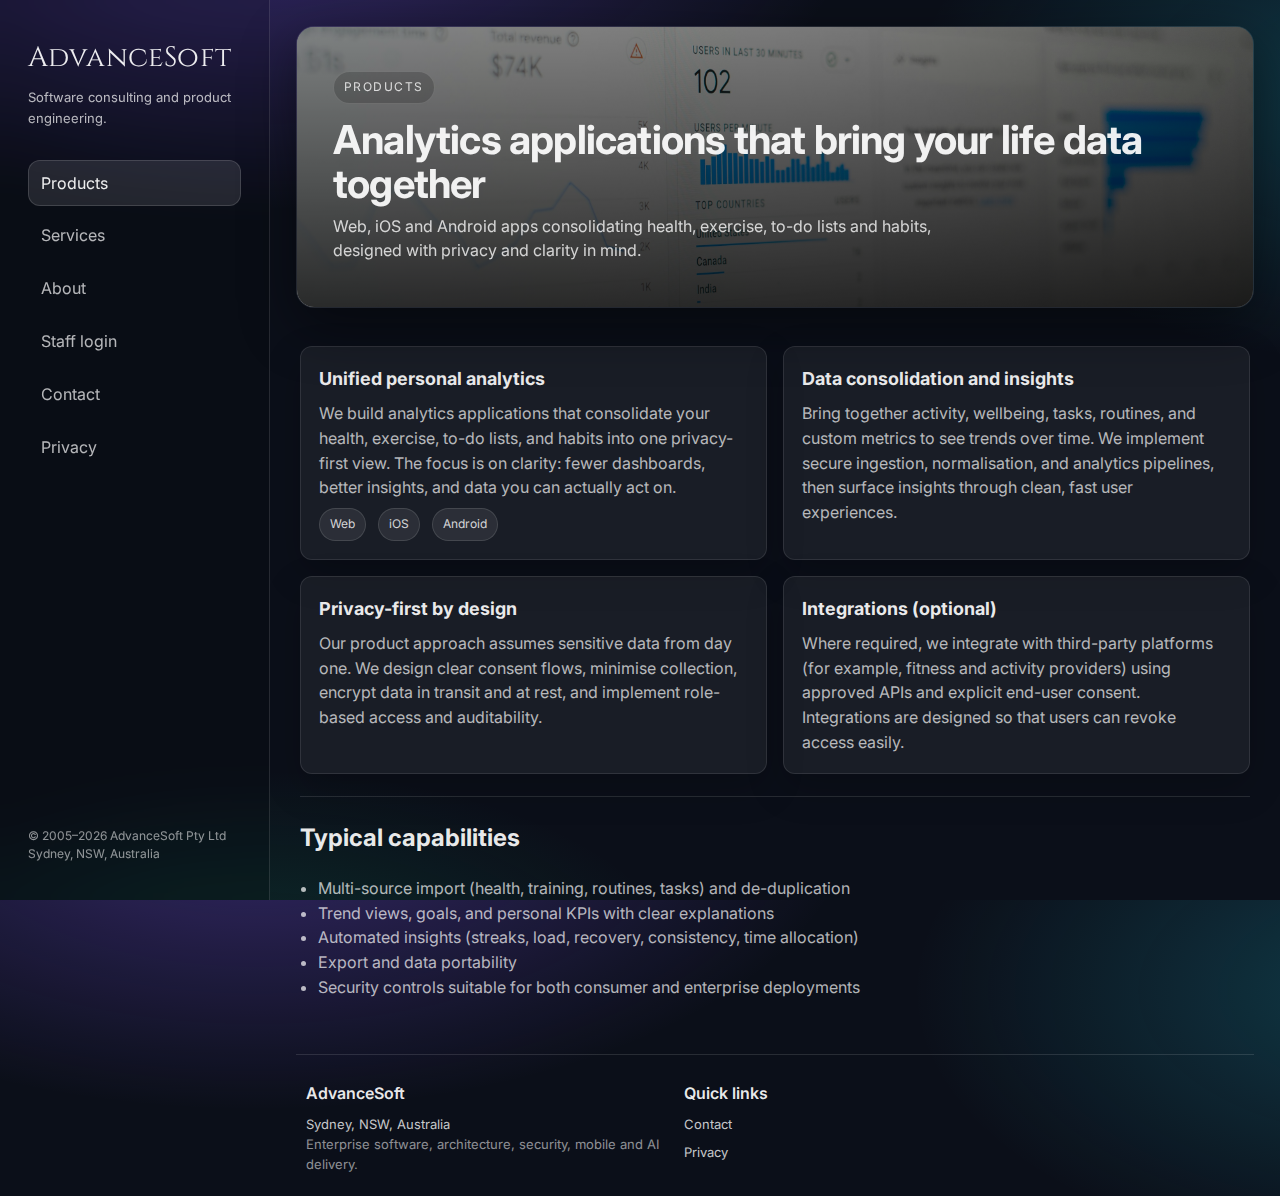
<file: index.html>
<!doctype html>
<html lang="en">
<head>
  <meta charset="utf-8" />
  <meta name="viewport" content="width=device-width, initial-scale=1" />
  <meta name="description" content="AdvanceSoft - software consulting and product engineering." />
  <title>Products | AdvanceSoft</title>
  <link rel="preconnect" href="https://fonts.googleapis.com">
  <link rel="preconnect" href="https://fonts.gstatic.com" crossorigin>
  <link href="https://fonts.googleapis.com/css2?family=Cinzel:wght@600;700&family=Inter:wght@400;500;600;700&display=swap" rel="stylesheet">
  <link rel="stylesheet" href="assets/styles.css" />
</head>
<body>
<div class="layout">
  <aside class="sidebar">
    <div class="brand-wrap">
      <a class="brand" href="index.html" aria-label="AdvanceSoft home">AdvanceSoft</a>
      <div class="tagline">Software consulting and product engineering.</div>
    </div>

    <nav class="nav" aria-label="Primary">
      <a href="index.html" data-page="products">Products</a>
      <a href="services.html" data-page="services">Services</a>
      <a href="about.html" data-page="about">About</a>
      <a href="staff-login.html" data-page="staff">Staff login</a>
      <a href="contact.html" data-page="contact">Contact</a>
      <a href="privacy.html" data-page="privacy">Privacy</a>
    </nav>

    <div class="sidebar-footer">
      <div class="fineprint">© 2005–2026 AdvanceSoft Pty Ltd<br/>Sydney, NSW, Australia</div>
    </div>
  </aside>

  <main class="content">
    <header class="hero">
      <img class="hero-img" src="images/products.jpg" alt="Products" />
      <div class="hero-inner">
        <div class="kicker">Products</div>
        <h1>Analytics applications that bring your life data together</h1>
        <p class="subtitle">Web, iOS and Android apps consolidating health, exercise, to-do lists and habits, designed with privacy and clarity in mind.</p>
      </div>
    </header>

    <section class="page">

<div class="grid">
  <div class="card">
    <h3>Unified personal analytics</h3>
    <p>We build analytics applications that consolidate your health, exercise, to-do lists, and habits into one privacy-first view. The focus is on clarity: fewer dashboards, better insights, and data you can actually act on.</p>
    <div>
      <span class="badge">Web</span>
      <span class="badge">iOS</span>
      <span class="badge">Android</span>
    </div>
  </div>

  <div class="card">
    <h3>Data consolidation and insights</h3>
    <p>Bring together activity, wellbeing, tasks, routines, and custom metrics to see trends over time. We implement secure ingestion, normalisation, and analytics pipelines, then surface insights through clean, fast user experiences.</p>
  </div>

  <div class="card">
    <h3>Privacy-first by design</h3>
    <p>Our product approach assumes sensitive data from day one. We design clear consent flows, minimise collection, encrypt data in transit and at rest, and implement role-based access and auditability.</p>
  </div>

  <div class="card">
    <h3>Integrations (optional)</h3>
    <p>Where required, we integrate with third-party platforms (for example, fitness and activity providers) using approved APIs and explicit end-user consent. Integrations are designed so that users can revoke access easily.</p>
  </div>
</div>

<div class="hr"></div>

<h2>Typical capabilities</h2>
<ul class="list">
  <li>Multi-source import (health, training, routines, tasks) and de-duplication</li>
  <li>Trend views, goals, and personal KPIs with clear explanations</li>
  <li>Automated insights (streaks, load, recovery, consistency, time allocation)</li>
  <li>Export and data portability</li>
  <li>Security controls suitable for both consumer and enterprise deployments</li>
</ul>
</section>

    <footer class="footer">
      <div class="footer-grid">
        <div>
          <div class="footer-title">AdvanceSoft</div>
          <div class="footer-text">
            Sydney, NSW, Australia<br>
            <span class="muted">Enterprise software, architecture, security, mobile and AI delivery.</span>
          </div>
        </div>

        <div>
          <div class="footer-title">Quick links</div>
          <div class="footer-links">
            <a href="contact.html">Contact</a>
            <a href="privacy.html">Privacy</a>
          </div>
        </div>
      </div>
</footer>

  </main>
</div>

<script src="assets/site.js"></script>
</body>
</html>
</file>
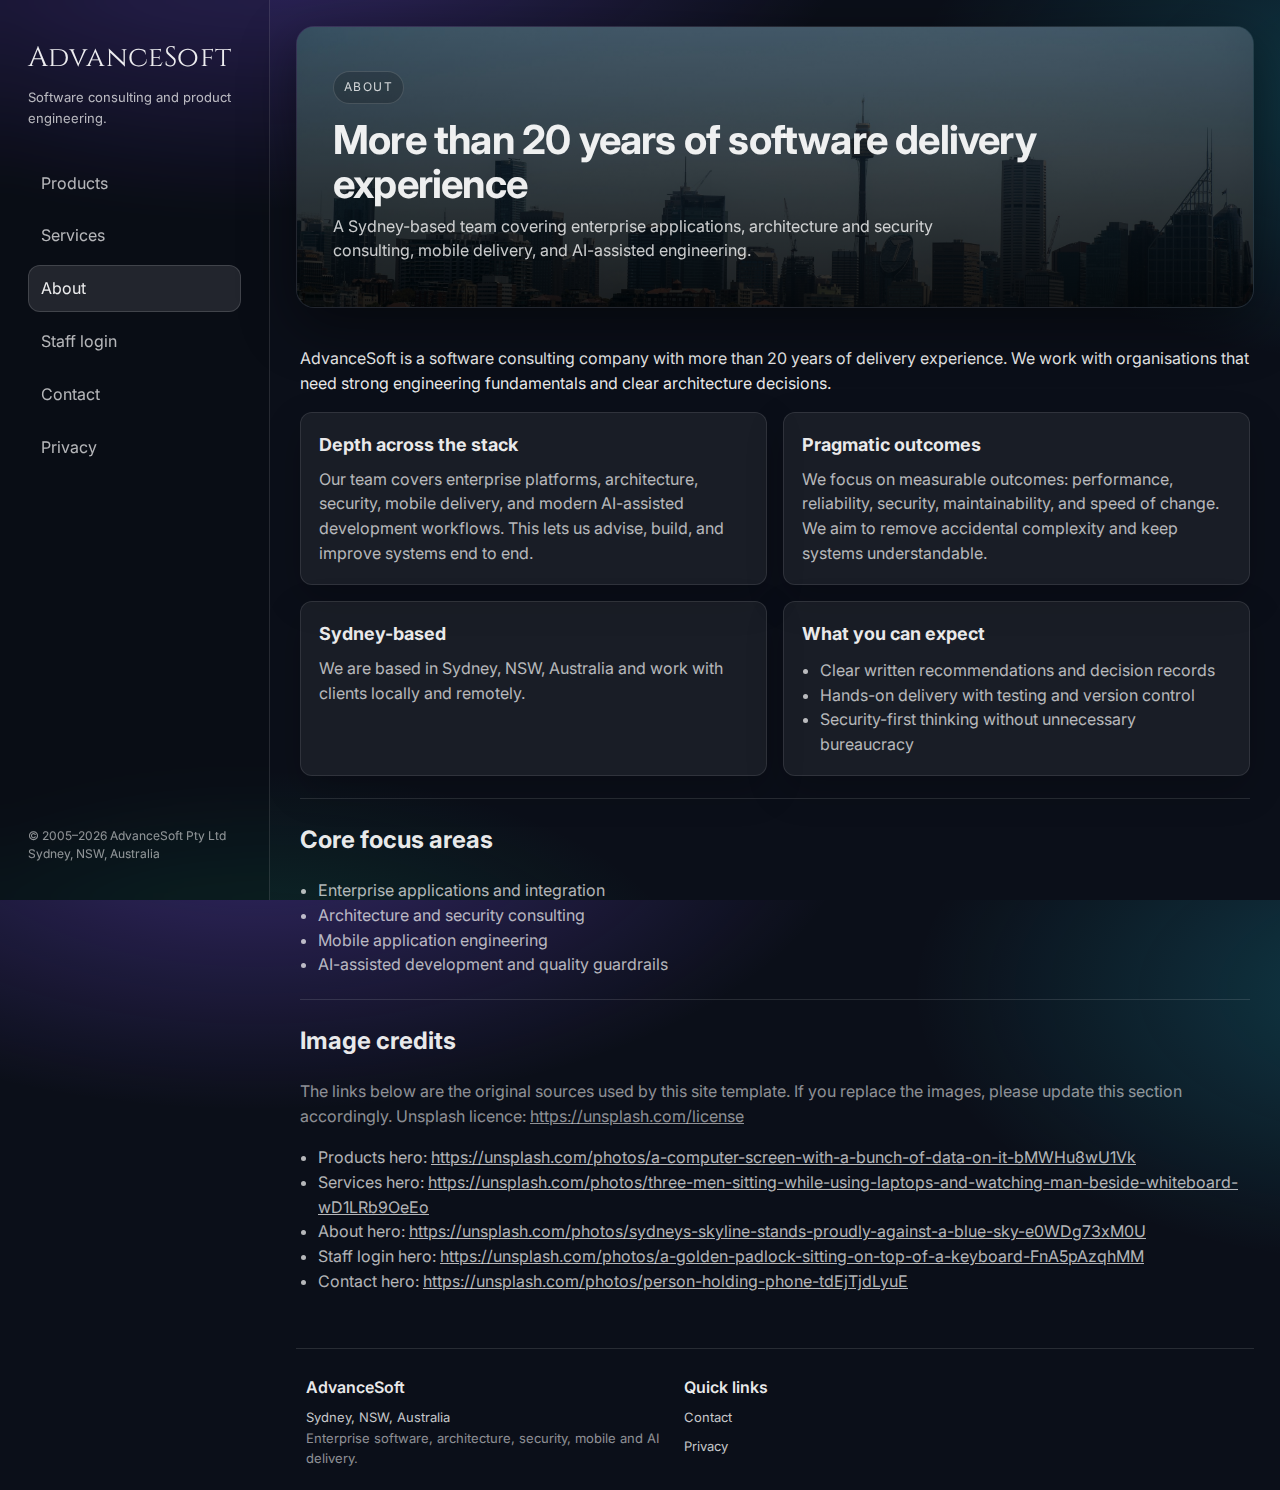
<file: about.html>
<!doctype html>
<html lang="en">
<head>
  <meta charset="utf-8" />
  <meta name="viewport" content="width=device-width, initial-scale=1" />
  <meta name="description" content="AdvanceSoft - software consulting and product engineering." />
  <title>About | AdvanceSoft</title>
  <link rel="preconnect" href="https://fonts.googleapis.com">
  <link rel="preconnect" href="https://fonts.gstatic.com" crossorigin>
  <link href="https://fonts.googleapis.com/css2?family=Cinzel:wght@600;700&family=Inter:wght@400;500;600;700&display=swap" rel="stylesheet">
  <link rel="stylesheet" href="assets/styles.css" />
</head>
<body>
<div class="layout">
  <aside class="sidebar">
    <div class="brand-wrap">
      <a class="brand" href="index.html" aria-label="AdvanceSoft home">AdvanceSoft</a>
      <div class="tagline">Software consulting and product engineering.</div>
    </div>

    <nav class="nav" aria-label="Primary">
      <a href="index.html" data-page="products">Products</a>
      <a href="services.html" data-page="services">Services</a>
      <a href="about.html" data-page="about">About</a>
      <a href="staff-login.html" data-page="staff">Staff login</a>
      <a href="contact.html" data-page="contact">Contact</a>
      <a href="privacy.html" data-page="privacy">Privacy</a>
    </nav>

    <div class="sidebar-footer">
      <div class="fineprint">© 2005–2026 AdvanceSoft Pty Ltd<br/>Sydney, NSW, Australia</div>
    </div>
  </aside>

  <main class="content">
    <header class="hero">
      <img class="hero-img" src="images/about.jpg" alt="About" />
      <div class="hero-inner">
        <div class="kicker">About</div>
        <h1>More than 20 years of software delivery experience</h1>
        <p class="subtitle">A Sydney-based team covering enterprise applications, architecture and security consulting, mobile delivery, and AI-assisted engineering.</p>
      </div>
    </header>

    <section class="page">

<p>AdvanceSoft is a software consulting company with more than 20 years of delivery experience. We work with organisations that need strong engineering fundamentals and clear architecture decisions.</p>

<div class="grid">
  <div class="card">
    <h3>Depth across the stack</h3>
    <p>Our team covers enterprise platforms, architecture, security, mobile delivery, and modern AI-assisted development workflows. This lets us advise, build, and improve systems end to end.</p>
  </div>

  <div class="card">
    <h3>Pragmatic outcomes</h3>
    <p>We focus on measurable outcomes: performance, reliability, security, maintainability, and speed of change. We aim to remove accidental complexity and keep systems understandable.</p>
  </div>

  <div class="card">
    <h3>Sydney-based</h3>
    <p>We are based in Sydney, NSW, Australia and work with clients locally and remotely.</p>
  </div>

  <div class="card">
    <h3>What you can expect</h3>
    <ul class="list">
      <li>Clear written recommendations and decision records</li>
      <li>Hands-on delivery with testing and version control</li>
      <li>Security-first thinking without unnecessary bureaucracy</li>
    </ul>
  </div>
</div>

<div class="hr"></div>

<h2>Core focus areas</h2>
<ul class="list">
  <li>Enterprise applications and integration</li>
  <li>Architecture and security consulting</li>
  <li>Mobile application engineering</li>
  <li>AI-assisted development and quality guardrails</li>
</ul>

<div class="hr"></div>

<h2>Image credits</h2>
<p class="muted">The links below are the original sources used by this site template. If you replace the images, please update this section accordingly. Unsplash licence: <a href="https://unsplash.com/license">https://unsplash.com/license</a></p>
<ul class="list">
  <li>Products hero: <a href="https://unsplash.com/photos/a-computer-screen-with-a-bunch-of-data-on-it-bMWHu8wU1Vk">https://unsplash.com/photos/a-computer-screen-with-a-bunch-of-data-on-it-bMWHu8wU1Vk</a></li>
  <li>Services hero: <a href="https://unsplash.com/photos/three-men-sitting-while-using-laptops-and-watching-man-beside-whiteboard-wD1LRb9OeEo">https://unsplash.com/photos/three-men-sitting-while-using-laptops-and-watching-man-beside-whiteboard-wD1LRb9OeEo</a></li>
  <li>About hero: <a href="https://unsplash.com/photos/sydneys-skyline-stands-proudly-against-a-blue-sky-e0WDg73xM0U">https://unsplash.com/photos/sydneys-skyline-stands-proudly-against-a-blue-sky-e0WDg73xM0U</a></li>
  <li>Staff login hero: <a href="https://unsplash.com/photos/a-golden-padlock-sitting-on-top-of-a-keyboard-FnA5pAzqhMM">https://unsplash.com/photos/a-golden-padlock-sitting-on-top-of-a-keyboard-FnA5pAzqhMM</a></li>
  <li>Contact hero: <a href="https://unsplash.com/photos/person-holding-phone-tdEjTjdLyuE">https://unsplash.com/photos/person-holding-phone-tdEjTjdLyuE</a></li>
</ul>

    </section>

    <footer class="footer">
      <div class="footer-grid">
        <div>
          <div class="footer-title">AdvanceSoft</div>
          <div class="footer-text">
            Sydney, NSW, Australia<br>
            <span class="muted">Enterprise software, architecture, security, mobile and AI delivery.</span>
          </div>
        </div>

        <div>
          <div class="footer-title">Quick links</div>
          <div class="footer-links">
            <a href="contact.html">Contact</a>
            <a href="privacy.html">Privacy</a>
          </div>
        </div>
      </div>
</footer>

  </main>
</div>

<script src="assets/site.js"></script>
</body>
</html>
</file>
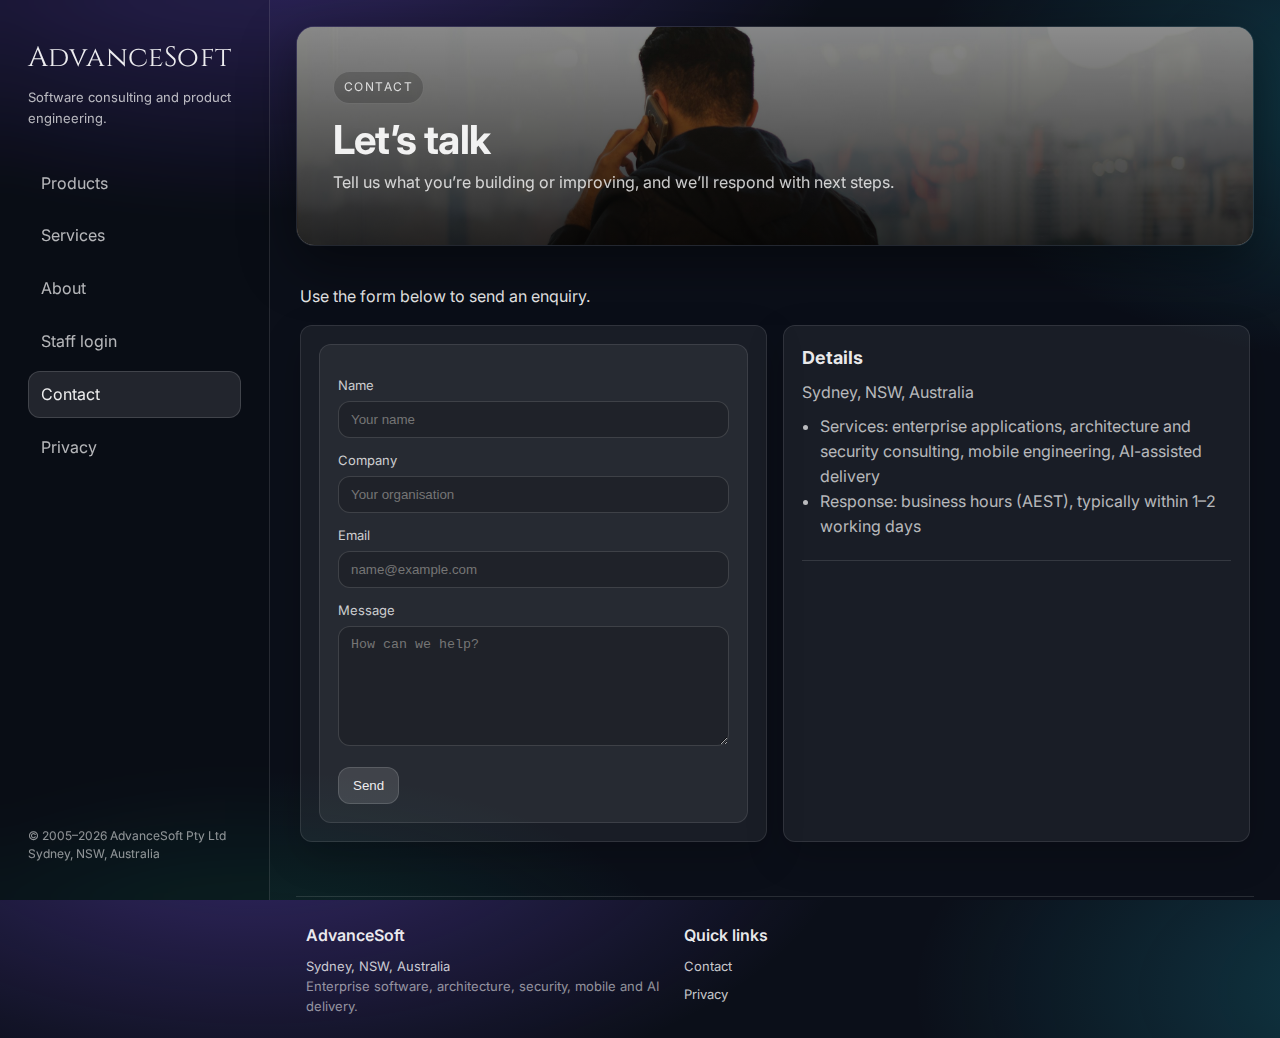
<file: contact.html>
<!doctype html>
<html lang="en">
<head>
  <meta charset="utf-8" />
  <meta name="viewport" content="width=device-width, initial-scale=1" />
  <meta name="description" content="AdvanceSoft - software consulting and product engineering." />
  <title>Contact | AdvanceSoft</title>
  <link rel="preconnect" href="https://fonts.googleapis.com">
  <link rel="preconnect" href="https://fonts.gstatic.com" crossorigin>
  <link href="https://fonts.googleapis.com/css2?family=Cinzel:wght@600;700&family=Inter:wght@400;500;600;700&display=swap" rel="stylesheet">
  <link rel="stylesheet" href="assets/styles.css" />
</head>
<body>
<div class="layout">
  <aside class="sidebar">
    <div class="brand-wrap">
      <a class="brand" href="index.html" aria-label="AdvanceSoft home">AdvanceSoft</a>
      <div class="tagline">Software consulting and product engineering.</div>
    </div>

    <nav class="nav" aria-label="Primary">
      <a href="index.html" data-page="products">Products</a>
      <a href="services.html" data-page="services">Services</a>
      <a href="about.html" data-page="about">About</a>
      <a href="staff-login.html" data-page="staff">Staff login</a>
      <a href="contact.html" data-page="contact">Contact</a>
      <a href="privacy.html" data-page="privacy">Privacy</a>
    </nav>

    <div class="sidebar-footer">
      <div class="fineprint">© 2005–2026 AdvanceSoft Pty Ltd<br/>Sydney, NSW, Australia</div>
    </div>
  </aside>

  <main class="content">
    <header class="hero">
      <img class="hero-img" src="images/contact.jpg" alt="Contact" />
      <div class="hero-inner">
        <div class="kicker">Contact</div>
        <h1>Let’s talk</h1>
        <p class="subtitle">Tell us what you’re building or improving, and we’ll respond with next steps.</p>
      </div>
    </header>

    <section class="page">
<p>Use the form below to send an enquiry.</p>
<div class="grid">
  <div class="card" style="grid-column: span 6;">
    <form class="form" aria-label="Contact form" action="#" method="post">
      <label for="name">Name</label>
      <input id="name" name="name" type="text" placeholder="Your name" />

      <label for="company">Company</label>
      <input id="company" name="company" type="text" placeholder="Your organisation" />

      <label for="email">Email</label>
      <input id="email" name="email" type="email" placeholder="name@example.com" />

      <label for="message">Message</label>
      <textarea id="message" name="message" placeholder="How can we help?"></textarea>

      <button type="submit">Send</button>
</form>
  </div>

  <div class="card" style="grid-column: span 6;">
    <h3>Details</h3>
    <p class="muted">Sydney, NSW, Australia</p>
    <ul class="list">
      <li>Services: enterprise applications, architecture and security consulting, mobile engineering, AI-assisted delivery</li>
      <li>Response: business hours (AEST), typically within 1–2 working days</li>
    </ul>
    <div class="hr"></div>
</div>
</div>

    </section>

    <footer class="footer">
      <div class="footer-grid">
        <div>
          <div class="footer-title">AdvanceSoft</div>
          <div class="footer-text">
            Sydney, NSW, Australia<br>
            <span class="muted">Enterprise software, architecture, security, mobile and AI delivery.</span>
          </div>
        </div>

        <div>
          <div class="footer-title">Quick links</div>
          <div class="footer-links">
            <a href="contact.html">Contact</a>
            <a href="privacy.html">Privacy</a>
          </div>
        </div>
      </div>
</footer>

  </main>
</div>

<script src="assets/site.js"></script>
</body>
</html>
</file>
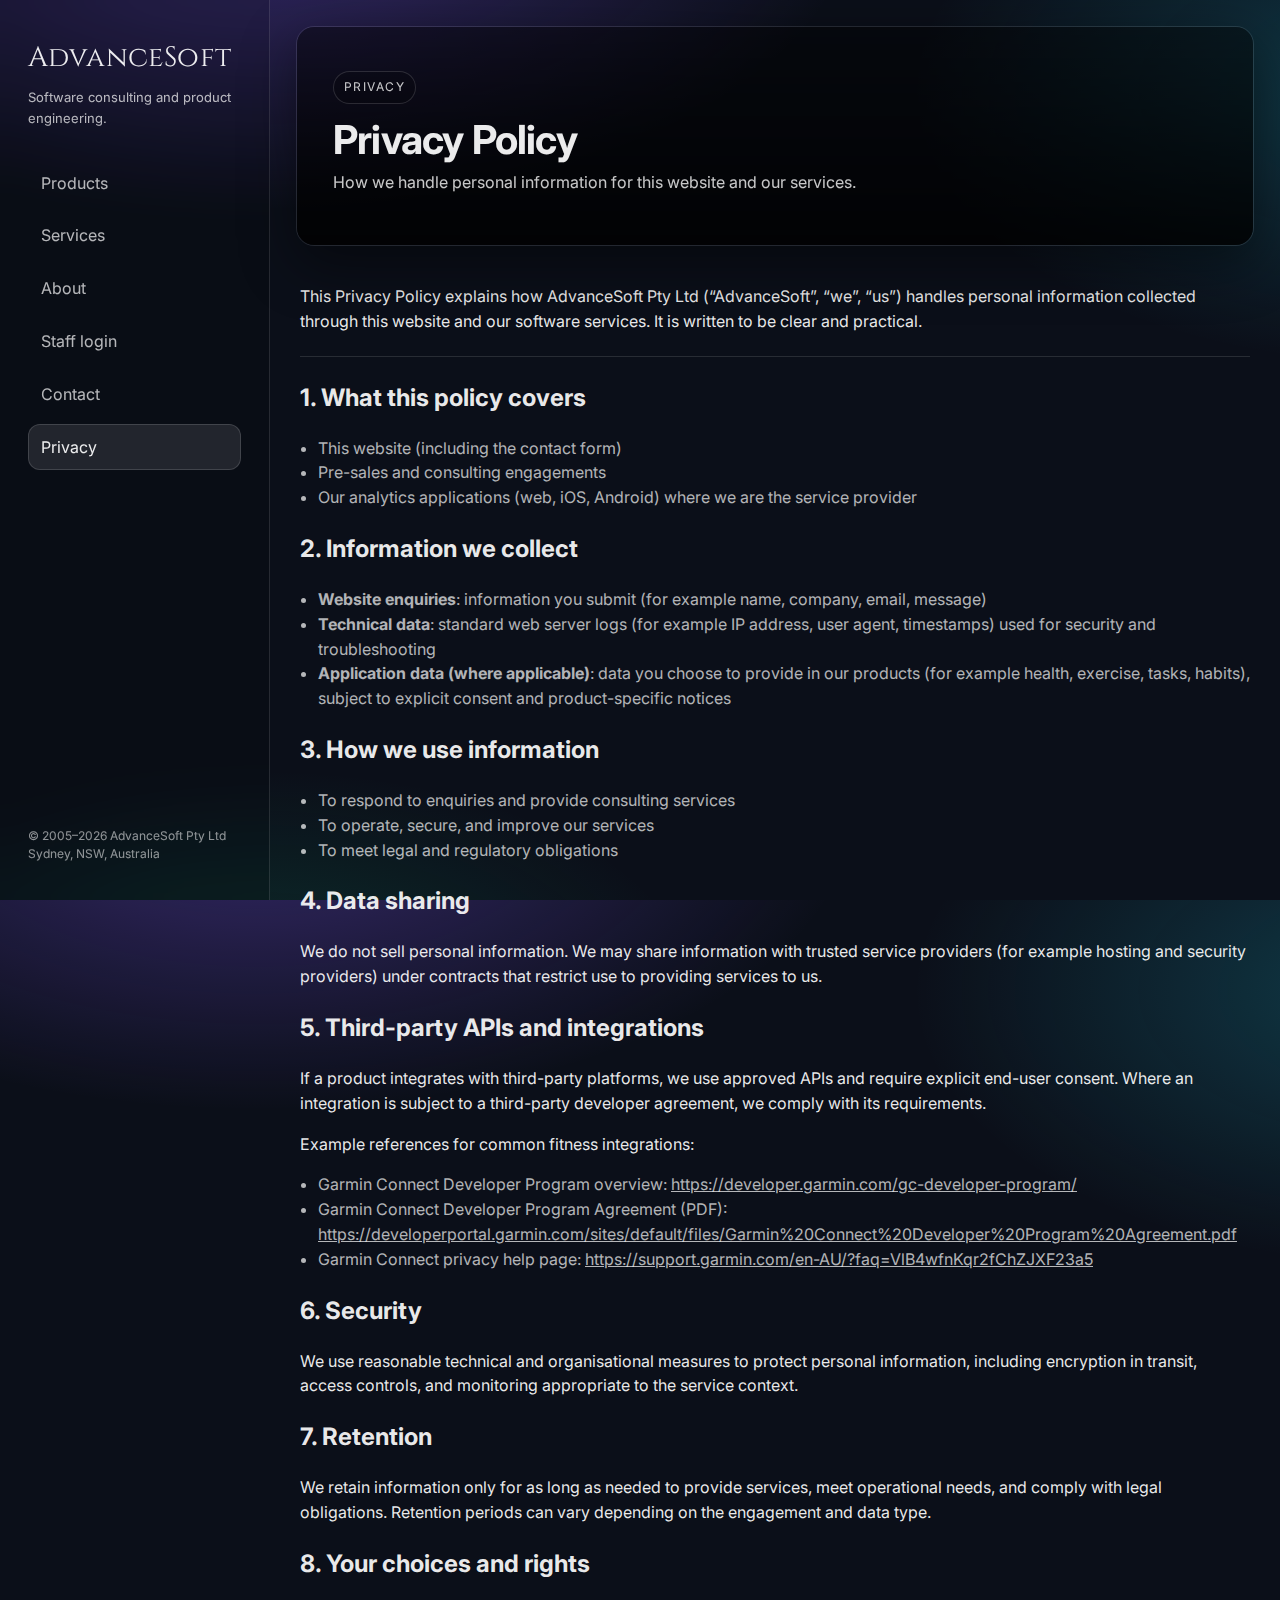
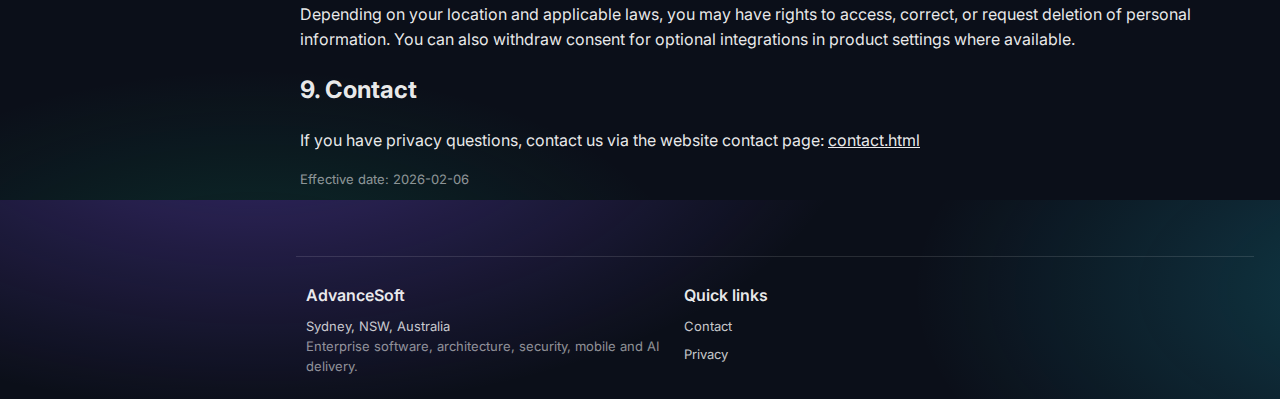
<file: privacy.html>
<!doctype html>
<html lang="en">
<head>
  <meta charset="utf-8" />
  <meta name="viewport" content="width=device-width, initial-scale=1" />
  <meta name="description" content="AdvanceSoft - software consulting and product engineering." />
  <title>Privacy | AdvanceSoft</title>
  <link rel="preconnect" href="https://fonts.googleapis.com">
  <link rel="preconnect" href="https://fonts.gstatic.com" crossorigin>
  <link href="https://fonts.googleapis.com/css2?family=Cinzel:wght@600;700&family=Inter:wght@400;500;600;700&display=swap" rel="stylesheet">
  <link rel="stylesheet" href="assets/styles.css" />
</head>
<body>
<div class="layout">
  <aside class="sidebar">
    <div class="brand-wrap">
      <a class="brand" href="index.html" aria-label="AdvanceSoft home">AdvanceSoft</a>
      <div class="tagline">Software consulting and product engineering.</div>
    </div>

    <nav class="nav" aria-label="Primary">
      <a href="index.html" data-page="products">Products</a>
      <a href="services.html" data-page="services">Services</a>
      <a href="about.html" data-page="about">About</a>
      <a href="staff-login.html" data-page="staff">Staff login</a>
      <a href="contact.html" data-page="contact">Contact</a>
      <a href="privacy.html" data-page="privacy">Privacy</a>
    </nav>

    <div class="sidebar-footer">
      <div class="fineprint">© 2005–2026 AdvanceSoft Pty Ltd<br/>Sydney, NSW, Australia</div>
    </div>
  </aside>

  <main class="content">
    <header class="hero" style="--hero:url('images/about.jpg')">
      <div class="hero-inner">
        <div class="kicker">Privacy</div>
        <h1>Privacy Policy</h1>
        <p class="subtitle">How we handle personal information for this website and our services.</p>
      </div>
    </header>

    <section class="page">

<p>This Privacy Policy explains how AdvanceSoft Pty Ltd (“AdvanceSoft”, “we”, “us”) handles personal information collected through this website and our software services. It is written to be clear and practical.</p>

<div class="hr"></div>

<h2>1. What this policy covers</h2>
<ul class="list">
  <li>This website (including the contact form)</li>
  <li>Pre-sales and consulting engagements</li>
  <li>Our analytics applications (web, iOS, Android) where we are the service provider</li>
</ul>

<h2>2. Information we collect</h2>
<ul class="list">
  <li><strong>Website enquiries</strong>: information you submit (for example name, company, email, message)</li>
  <li><strong>Technical data</strong>: standard web server logs (for example IP address, user agent, timestamps) used for security and troubleshooting</li>
  <li><strong>Application data (where applicable)</strong>: data you choose to provide in our products (for example health, exercise, tasks, habits), subject to explicit consent and product-specific notices</li>
</ul>

<h2>3. How we use information</h2>
<ul class="list">
  <li>To respond to enquiries and provide consulting services</li>
  <li>To operate, secure, and improve our services</li>
  <li>To meet legal and regulatory obligations</li>
</ul>

<h2>4. Data sharing</h2>
<p>We do not sell personal information. We may share information with trusted service providers (for example hosting and security providers) under contracts that restrict use to providing services to us.</p>

<h2>5. Third-party APIs and integrations</h2>
<p>If a product integrates with third-party platforms, we use approved APIs and require explicit end-user consent. Where an integration is subject to a third-party developer agreement, we comply with its requirements.</p>

<p>Example references for common fitness integrations:</p>
<ul class="list">
  <li>Garmin Connect Developer Program overview: <a href="https://developer.garmin.com/gc-developer-program/">https://developer.garmin.com/gc-developer-program/</a></li>
  <li>Garmin Connect Developer Program Agreement (PDF): <a href="https://developerportal.garmin.com/sites/default/files/Garmin%20Connect%20Developer%20Program%20Agreement.pdf">https://developerportal.garmin.com/sites/default/files/Garmin%20Connect%20Developer%20Program%20Agreement.pdf</a></li>
  <li>Garmin Connect privacy help page: <a href="https://support.garmin.com/en-AU/?faq=VlB4wfnKqr2fChZJXF23a5">https://support.garmin.com/en-AU/?faq=VlB4wfnKqr2fChZJXF23a5</a></li>
</ul>

<h2>6. Security</h2>
<p>We use reasonable technical and organisational measures to protect personal information, including encryption in transit, access controls, and monitoring appropriate to the service context.</p>

<h2>7. Retention</h2>
<p>We retain information only for as long as needed to provide services, meet operational needs, and comply with legal obligations. Retention periods can vary depending on the engagement and data type.</p>

<h2>8. Your choices and rights</h2>
<p>Depending on your location and applicable laws, you may have rights to access, correct, or request deletion of personal information. You can also withdraw consent for optional integrations in product settings where available.</p>

<h2>9. Contact</h2>
<p>If you have privacy questions, contact us via the website contact page: <a href="contact.html">contact.html</a></p>

<p class="note">Effective date: 2026-02-06</p>

    </section>

    <footer class="footer">
      <div class="footer-grid">
        <div>
          <div class="footer-title">AdvanceSoft</div>
          <div class="footer-text">
            Sydney, NSW, Australia<br>
            <span class="muted">Enterprise software, architecture, security, mobile and AI delivery.</span>
          </div>
        </div>

        <div>
          <div class="footer-title">Quick links</div>
          <div class="footer-links">
            <a href="contact.html">Contact</a>
            <a href="privacy.html">Privacy</a>
          </div>
        </div>
      </div>
</footer>

  </main>
</div>

<script src="assets/site.js"></script>
</body>
</html>
</file>
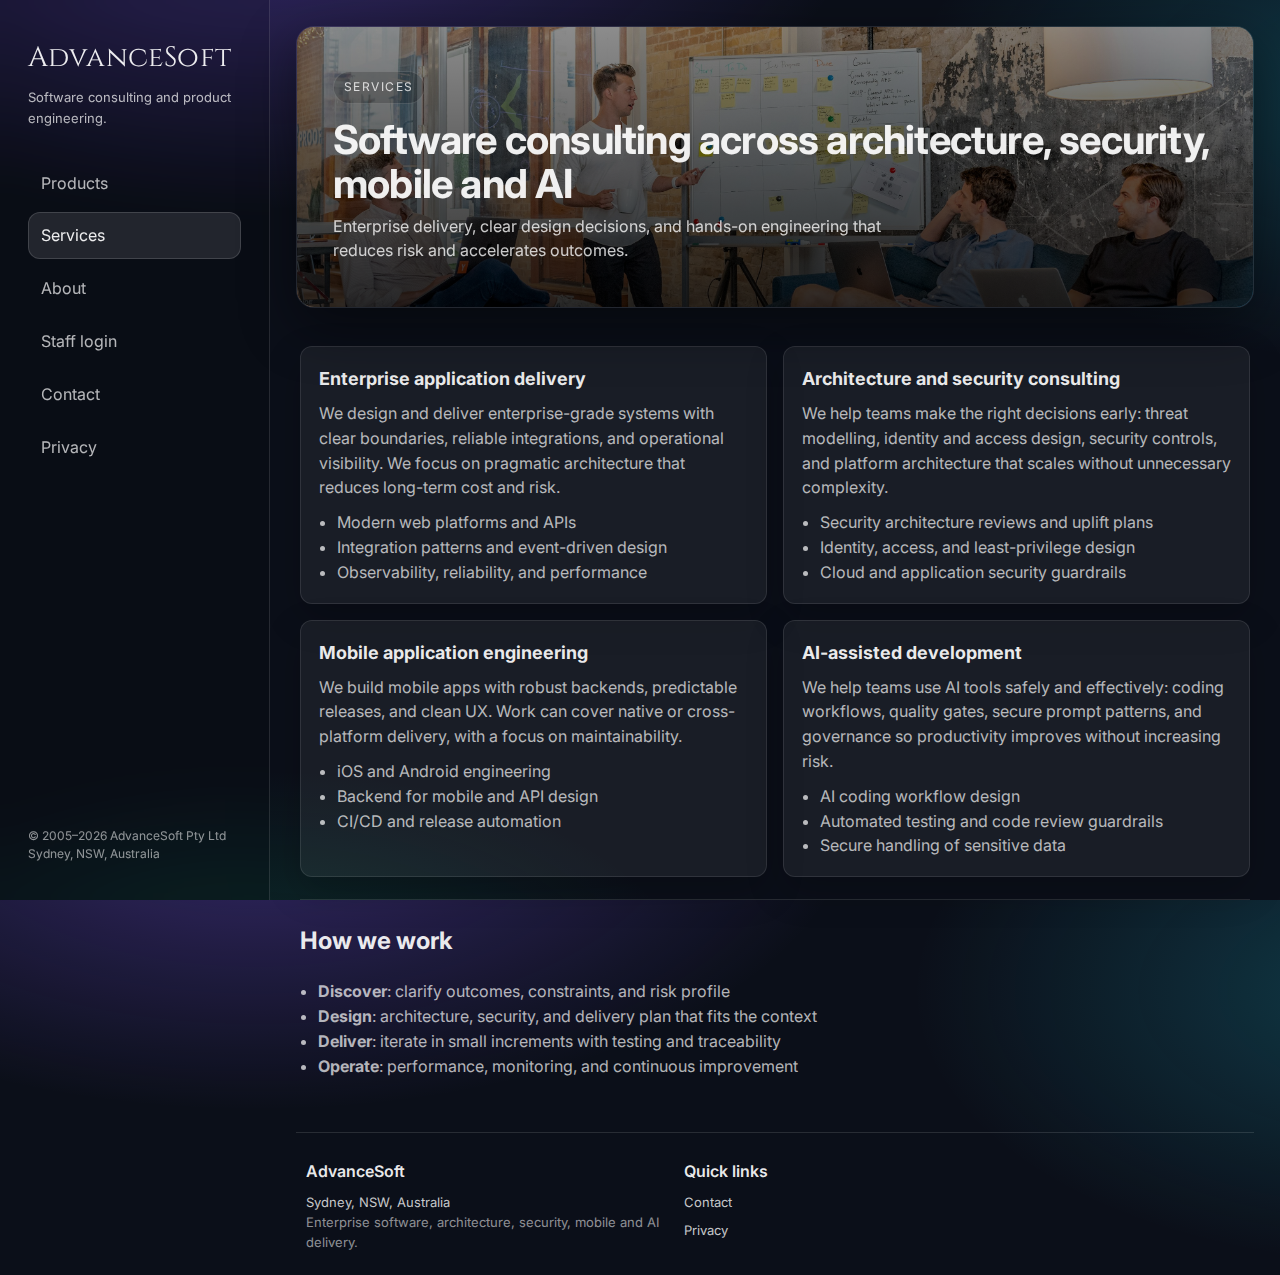
<file: services.html>
<!doctype html>
<html lang="en">
<head>
  <meta charset="utf-8" />
  <meta name="viewport" content="width=device-width, initial-scale=1" />
  <meta name="description" content="AdvanceSoft - software consulting and product engineering." />
  <title>Services | AdvanceSoft</title>
  <link rel="preconnect" href="https://fonts.googleapis.com">
  <link rel="preconnect" href="https://fonts.gstatic.com" crossorigin>
  <link href="https://fonts.googleapis.com/css2?family=Cinzel:wght@600;700&family=Inter:wght@400;500;600;700&display=swap" rel="stylesheet">
  <link rel="stylesheet" href="assets/styles.css" />
</head>
<body>
<div class="layout">
  <aside class="sidebar">
    <div class="brand-wrap">
      <a class="brand" href="index.html" aria-label="AdvanceSoft home">AdvanceSoft</a>
      <div class="tagline">Software consulting and product engineering.</div>
    </div>

    <nav class="nav" aria-label="Primary">
      <a href="index.html" data-page="products">Products</a>
      <a href="services.html" data-page="services">Services</a>
      <a href="about.html" data-page="about">About</a>
      <a href="staff-login.html" data-page="staff">Staff login</a>
      <a href="contact.html" data-page="contact">Contact</a>
      <a href="privacy.html" data-page="privacy">Privacy</a>
    </nav>

    <div class="sidebar-footer">
      <div class="fineprint">© 2005–2026 AdvanceSoft Pty Ltd<br/>Sydney, NSW, Australia</div>
    </div>
  </aside>

  <main class="content">
    <header class="hero">
      <img class="hero-img" src="images/services.jpg" alt="Services" />
      <div class="hero-inner">
        <div class="kicker">Services</div>
        <h1>Software consulting across architecture, security, mobile and AI</h1>
        <p class="subtitle">Enterprise delivery, clear design decisions, and hands-on engineering that reduces risk and accelerates outcomes.</p>
      </div>
    </header>

    <section class="page">

<div class="grid">
  <div class="card">
    <h3>Enterprise application delivery</h3>
    <p>We design and deliver enterprise-grade systems with clear boundaries, reliable integrations, and operational visibility. We focus on pragmatic architecture that reduces long-term cost and risk.</p>
    <ul class="list">
      <li>Modern web platforms and APIs</li>
      <li>Integration patterns and event-driven design</li>
      <li>Observability, reliability, and performance</li>
    </ul>
  </div>

  <div class="card">
    <h3>Architecture and security consulting</h3>
    <p>We help teams make the right decisions early: threat modelling, identity and access design, security controls, and platform architecture that scales without unnecessary complexity.</p>
    <ul class="list">
      <li>Security architecture reviews and uplift plans</li>
      <li>Identity, access, and least-privilege design</li>
      <li>Cloud and application security guardrails</li>
    </ul>
  </div>

  <div class="card">
    <h3>Mobile application engineering</h3>
    <p>We build mobile apps with robust backends, predictable releases, and clean UX. Work can cover native or cross-platform delivery, with a focus on maintainability.</p>
    <ul class="list">
      <li>iOS and Android engineering</li>
      <li>Backend for mobile and API design</li>
      <li>CI/CD and release automation</li>
    </ul>
  </div>

  <div class="card">
    <h3>AI-assisted development</h3>
    <p>We help teams use AI tools safely and effectively: coding workflows, quality gates, secure prompt patterns, and governance so productivity improves without increasing risk.</p>
    <ul class="list">
      <li>AI coding workflow design</li>
      <li>Automated testing and code review guardrails</li>
      <li>Secure handling of sensitive data</li>
    </ul>
  </div>
</div>

<div class="hr"></div>

<h2>How we work</h2>
<ul class="list">
  <li><strong>Discover</strong>: clarify outcomes, constraints, and risk profile</li>
  <li><strong>Design</strong>: architecture, security, and delivery plan that fits the context</li>
  <li><strong>Deliver</strong>: iterate in small increments with testing and traceability</li>
  <li><strong>Operate</strong>: performance, monitoring, and continuous improvement</li>
</ul>

    </section>

    <footer class="footer">
      <div class="footer-grid">
        <div>
          <div class="footer-title">AdvanceSoft</div>
          <div class="footer-text">
            Sydney, NSW, Australia<br>
            <span class="muted">Enterprise software, architecture, security, mobile and AI delivery.</span>
          </div>
        </div>

        <div>
          <div class="footer-title">Quick links</div>
          <div class="footer-links">
            <a href="contact.html">Contact</a>
            <a href="privacy.html">Privacy</a>
          </div>
        </div>
      </div>
</footer>

  </main>
</div>

<script src="assets/site.js"></script>
</body>
</html>
</file>
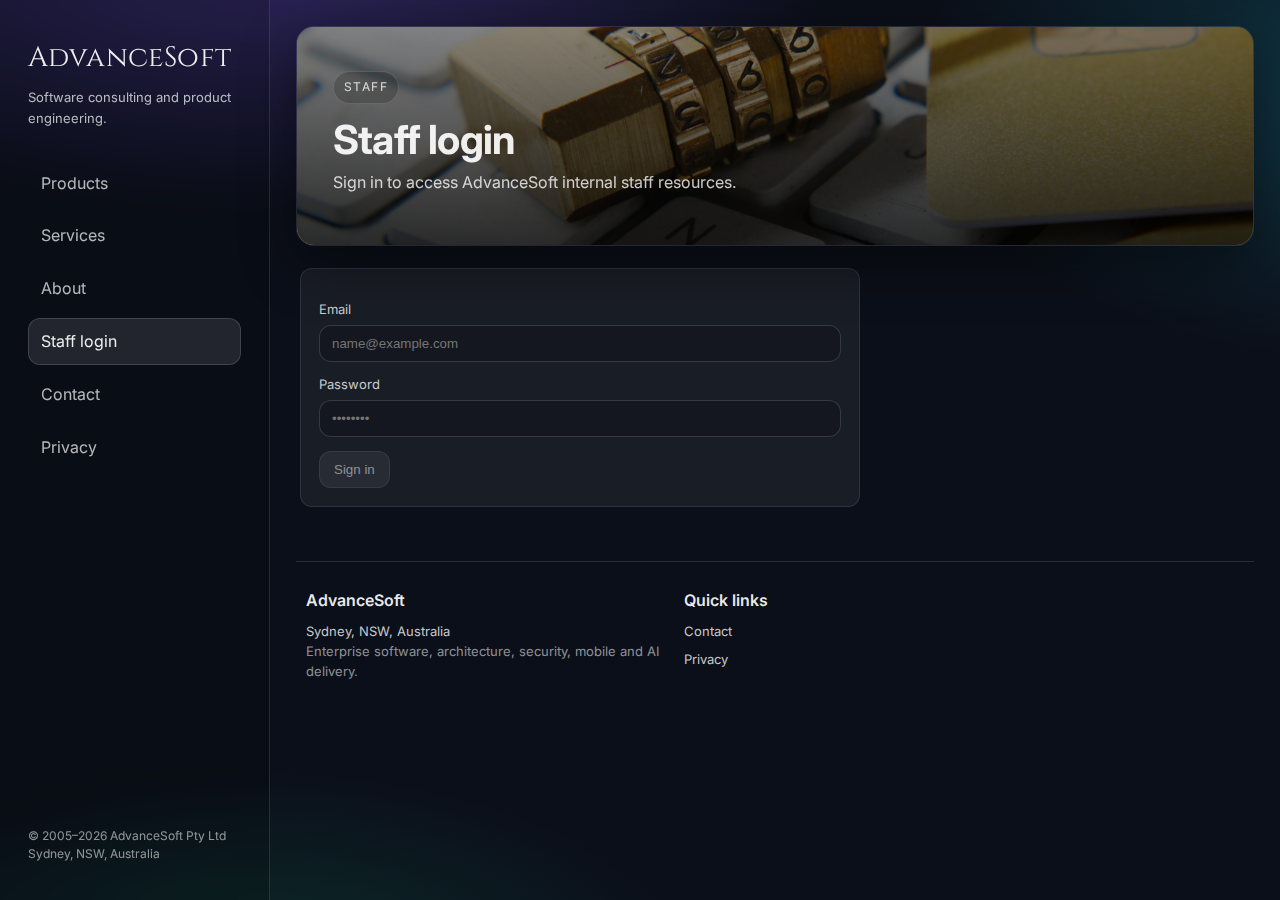
<file: staff-login.html>
<!doctype html>
<html lang="en">
<head>
  <meta charset="utf-8" />
  <meta name="viewport" content="width=device-width, initial-scale=1" />
  <meta name="description" content="AdvanceSoft - software consulting and product engineering." />
  <title>Staff login | AdvanceSoft</title>
  <link rel="preconnect" href="https://fonts.googleapis.com">
  <link rel="preconnect" href="https://fonts.gstatic.com" crossorigin>
  <link href="https://fonts.googleapis.com/css2?family=Cinzel:wght@600;700&family=Inter:wght@400;500;600;700&display=swap" rel="stylesheet">
  <link rel="stylesheet" href="assets/styles.css" />
</head>
<body>
<div class="layout">
  <aside class="sidebar">
    <div class="brand-wrap">
      <a class="brand" href="index.html" aria-label="AdvanceSoft home">AdvanceSoft</a>
      <div class="tagline">Software consulting and product engineering.</div>
    </div>

    <nav class="nav" aria-label="Primary">
      <a href="index.html" data-page="products">Products</a>
      <a href="services.html" data-page="services">Services</a>
      <a href="about.html" data-page="about">About</a>
      <a href="staff-login.html" data-page="staff">Staff login</a>
      <a href="contact.html" data-page="contact">Contact</a>
      <a href="privacy.html" data-page="privacy">Privacy</a>
    </nav>

    <div class="sidebar-footer">
      <div class="fineprint">© 2005–2026 AdvanceSoft Pty Ltd<br/>Sydney, NSW, Australia</div>
    </div>
  </aside>

  <main class="content">
    <header class="hero">
      <img class="hero-img" src="images/staff_login.jpg" alt="Staff Login" />
      <div class="hero-inner">
        <div class="kicker">Staff</div>
        <h1>Staff login</h1>
        <p class="subtitle">Sign in to access AdvanceSoft internal staff resources.</p>
      </div>
    </header>

    <section class="page">
<form class="form" data-demo-form="true" aria-label="Staff login form">
  <label for="email">Email</label>
  <input id="email" name="email" type="email" placeholder="name@example.com" autocomplete="username" />

  <label for="password">Password</label>
  <input id="password" name="password" type="password" placeholder="••••••••" autocomplete="current-password" />

  <button type="submit" disabled>Sign in</button>
</form>

    </section>

    <footer class="footer">
      <div class="footer-grid">
        <div>
          <div class="footer-title">AdvanceSoft</div>
          <div class="footer-text">
            Sydney, NSW, Australia<br>
            <span class="muted">Enterprise software, architecture, security, mobile and AI delivery.</span>
          </div>
        </div>

        <div>
          <div class="footer-title">Quick links</div>
          <div class="footer-links">
            <a href="contact.html">Contact</a>
            <a href="privacy.html">Privacy</a>
          </div>
        </div>
      </div>
</footer>

  </main>
</div>

<script src="assets/site.js"></script>
</body>
</html>
</file>
<file: assets/styles.css>
:root{
  --bg: #0b0f19;
  --panel: rgba(255,255,255,0.06);
  --panel-2: rgba(255,255,255,0.08);
  --text: rgba(255,255,255,0.92);
  --muted: rgba(255,255,255,0.70);
  --muted2: rgba(255,255,255,0.55);
  --line: rgba(255,255,255,0.12);
  --shadow: 0 18px 55px rgba(0,0,0,0.45);
  --radius: 18px;
  --radius2: 12px;
  --sidebar: 270px;
}

*{ box-sizing: border-box; }

html, body{ height: 100%; }

body{
  margin: 0;
  font-family: Inter, system-ui, -apple-system, Segoe UI, Roboto, Ubuntu, Cantarell, "Helvetica Neue", Arial, "Noto Sans", "Liberation Sans", sans-serif;
  color: var(--text);
  background: radial-gradient(1000px 500px at 20% -10%, rgba(131,88,255,0.35), transparent 60%),
              radial-gradient(900px 500px at 110% 10%, rgba(34,211,238,0.22), transparent 55%),
              radial-gradient(800px 400px at 20% 110%, rgba(16,185,129,0.18), transparent 55%),
              var(--bg);
  line-height: 1.55;
}

a{ color: inherit; }
a:hover{ opacity: 0.92; }

.layout{
  display: grid;
  grid-template-columns: var(--sidebar) 1fr;
  min-height: 100vh;
}

.sidebar{
  padding: 26px 18px;
  border-right: 1px solid var(--line);
  position: sticky;
  top: 0;
  height: 100vh;
  display: flex;
  flex-direction: column;
  gap: 18px;
  background: rgba(0,0,0,0.12);
  backdrop-filter: blur(14px);
}

.brand-wrap{ padding: 10px 10px 4px 10px; }
.brand{
  font-family: Cinzel, serif;
  font-size: 28px;
  letter-spacing: 0.4px;
  text-decoration: none;
  display: inline-block;
}
.tagline{
  margin-top: 8px;
  font-size: 13px;
  color: var(--muted);
}

.nav{
  display: flex;
  flex-direction: column;
  gap: 6px;
  padding: 10px;
}

.nav a{
  text-decoration: none;
  padding: 10px 12px;
  border-radius: 12px;
  border: 1px solid transparent;
  color: var(--muted);
  transition: background 160ms ease, border-color 160ms ease, color 160ms ease;
}

.nav a:hover{
  background: rgba(255,255,255,0.06);
  border-color: rgba(255,255,255,0.10);
  color: var(--text);
}

.nav a.active{
  background: rgba(255,255,255,0.10);
  border-color: rgba(255,255,255,0.14);
  color: var(--text);
}

.sidebar-footer{
  margin-top: auto;
  padding: 10px;
}

.fineprint{
  font-size: 12px;
  color: var(--muted2);
}

.content{
  padding: 26px 26px 0 26px;
}

.hero{
  position: relative;
  border-radius: var(--radius);
  overflow: hidden;
  box-shadow: var(--shadow);
  border: 1px solid rgba(255,255,255,0.10);
  min-height: 220px;
}

.hero::before{
  content: "";
  position: absolute;
  inset: 0;
  background: linear-gradient(180deg, rgba(0,0,0,0.45), rgba(0,0,0,0.82));
  z-index: 1;
}

.hero-img{
  position: absolute;
  inset: 0;
  width: 100%;
  height: 100%;
  object-fit: cover;
  z-index: 0;
}


.hero-inner{
  position: relative;
  z-index: 2;
  padding: 44px 36px;
  max-width: 1100px;
}

.kicker{
  display: inline-block;
  font-size: 12px;
  letter-spacing: 0.12em;
  text-transform: uppercase;
  color: rgba(255,255,255,0.78);
  padding: 6px 10px;
  border-radius: 999px;
  border: 1px solid rgba(255,255,255,0.14);
  background: rgba(0,0,0,0.18);
}

.hero h1{
  margin: 14px 0 8px 0;
  font-size: 40px;
  line-height: 1.1;
  letter-spacing: -0.02em;
}

.subtitle{
  margin: 0;
  color: rgba(255,255,255,0.78);
  max-width: 60ch;
}

.page{
  padding: 22px 4px 44px 4px;
  max-width: 1100px;
}

.grid{
  display: grid;
  grid-template-columns: repeat(12, 1fr);
  gap: 16px;
  margin-top: 16px;
}

.card{
  grid-column: span 6;
  background: var(--panel);
  border: 1px solid rgba(255,255,255,0.10);
  border-radius: var(--radius2);
  padding: 18px 18px;
  box-shadow: 0 14px 38px rgba(0,0,0,0.20);
}

.card h3{
  margin: 0 0 8px 0;
  font-size: 18px;
}

.card p{ margin: 0; color: var(--muted); }

.list{
  margin: 10px 0 0 0;
  padding-left: 18px;
  color: var(--muted);
}

.badge{
  display: inline-block;
  padding: 6px 10px;
  border-radius: 999px;
  background: rgba(255,255,255,0.08);
  border: 1px solid rgba(255,255,255,0.12);
  color: rgba(255,255,255,0.82);
  font-size: 12px;
  margin-right: 8px;
  margin-top: 8px;
}

.hr{
  height: 1px;
  background: var(--line);
  margin: 22px 0;
}

.form{
  max-width: 560px;
  background: var(--panel);
  border: 1px solid rgba(255,255,255,0.10);
  border-radius: var(--radius2);
  padding: 18px;
}

label{
  display: block;
  font-size: 13px;
  color: rgba(255,255,255,0.78);
  margin-top: 12px;
}

input, textarea{
  width: 100%;
  margin-top: 6px;
  padding: 10px 12px;
  border-radius: 12px;
  border: 1px solid rgba(255,255,255,0.14);
  background: rgba(0,0,0,0.18);
  color: var(--text);
  outline: none;
}

textarea{ min-height: 120px; resize: vertical; }

button{
  margin-top: 14px;
  padding: 10px 14px;
  border-radius: 12px;
  border: 1px solid rgba(255,255,255,0.14);
  background: rgba(255,255,255,0.12);
  color: var(--text);
  cursor: pointer;
}

button:hover{ background: rgba(255,255,255,0.16); }

button:disabled{
  opacity: 0.55;
  cursor: not-allowed;
}

.note{
  margin-top: 10px;
  font-size: 13px;
  color: var(--muted2);
}

.footer{
  margin-top: 10px;
  padding: 26px 10px 22px 10px;
  border-top: 1px solid var(--line);
}

.footer-grid{
  display: grid;
  grid-template-columns: 2fr 1fr 2fr;
  gap: 14px;
  max-width: 1100px;
}

.footer-title{
  font-weight: 600;
  margin-bottom: 8px;
}

.footer-text{
  font-size: 13px;
  color: rgba(255,255,255,0.78);
}

.footer-links{
  display: grid;
  gap: 8px;
  font-size: 13px;
}
.footer-links a{ color: rgba(255,255,255,0.78); text-decoration: none; }
.footer-links a:hover{ color: rgba(255,255,255,0.92); }

.footer-bottom{
  max-width: 1100px;
  margin-top: 18px;
  font-size: 12px;
}

.muted{ color: var(--muted2); }

/* Responsive */
@media (max-width: 980px){
  :root{ --sidebar: 230px; }
  .hero h1{ font-size: 34px; }
  .card{ grid-column: span 12; }
  .footer-grid{ grid-template-columns: 1fr; }
}

@media (max-width: 760px){
  .layout{ grid-template-columns: 1fr; }
  .sidebar{
    position: relative;
    height: auto;
    border-right: none;
    border-bottom: 1px solid var(--line);
  }
  .content{ padding: 16px; }
  .hero-inner{ padding: 34px 18px; }
  .nav{
    flex-direction: row;
    flex-wrap: wrap;
  }
  .nav a{ padding: 9px 10px; }
}
</file>
